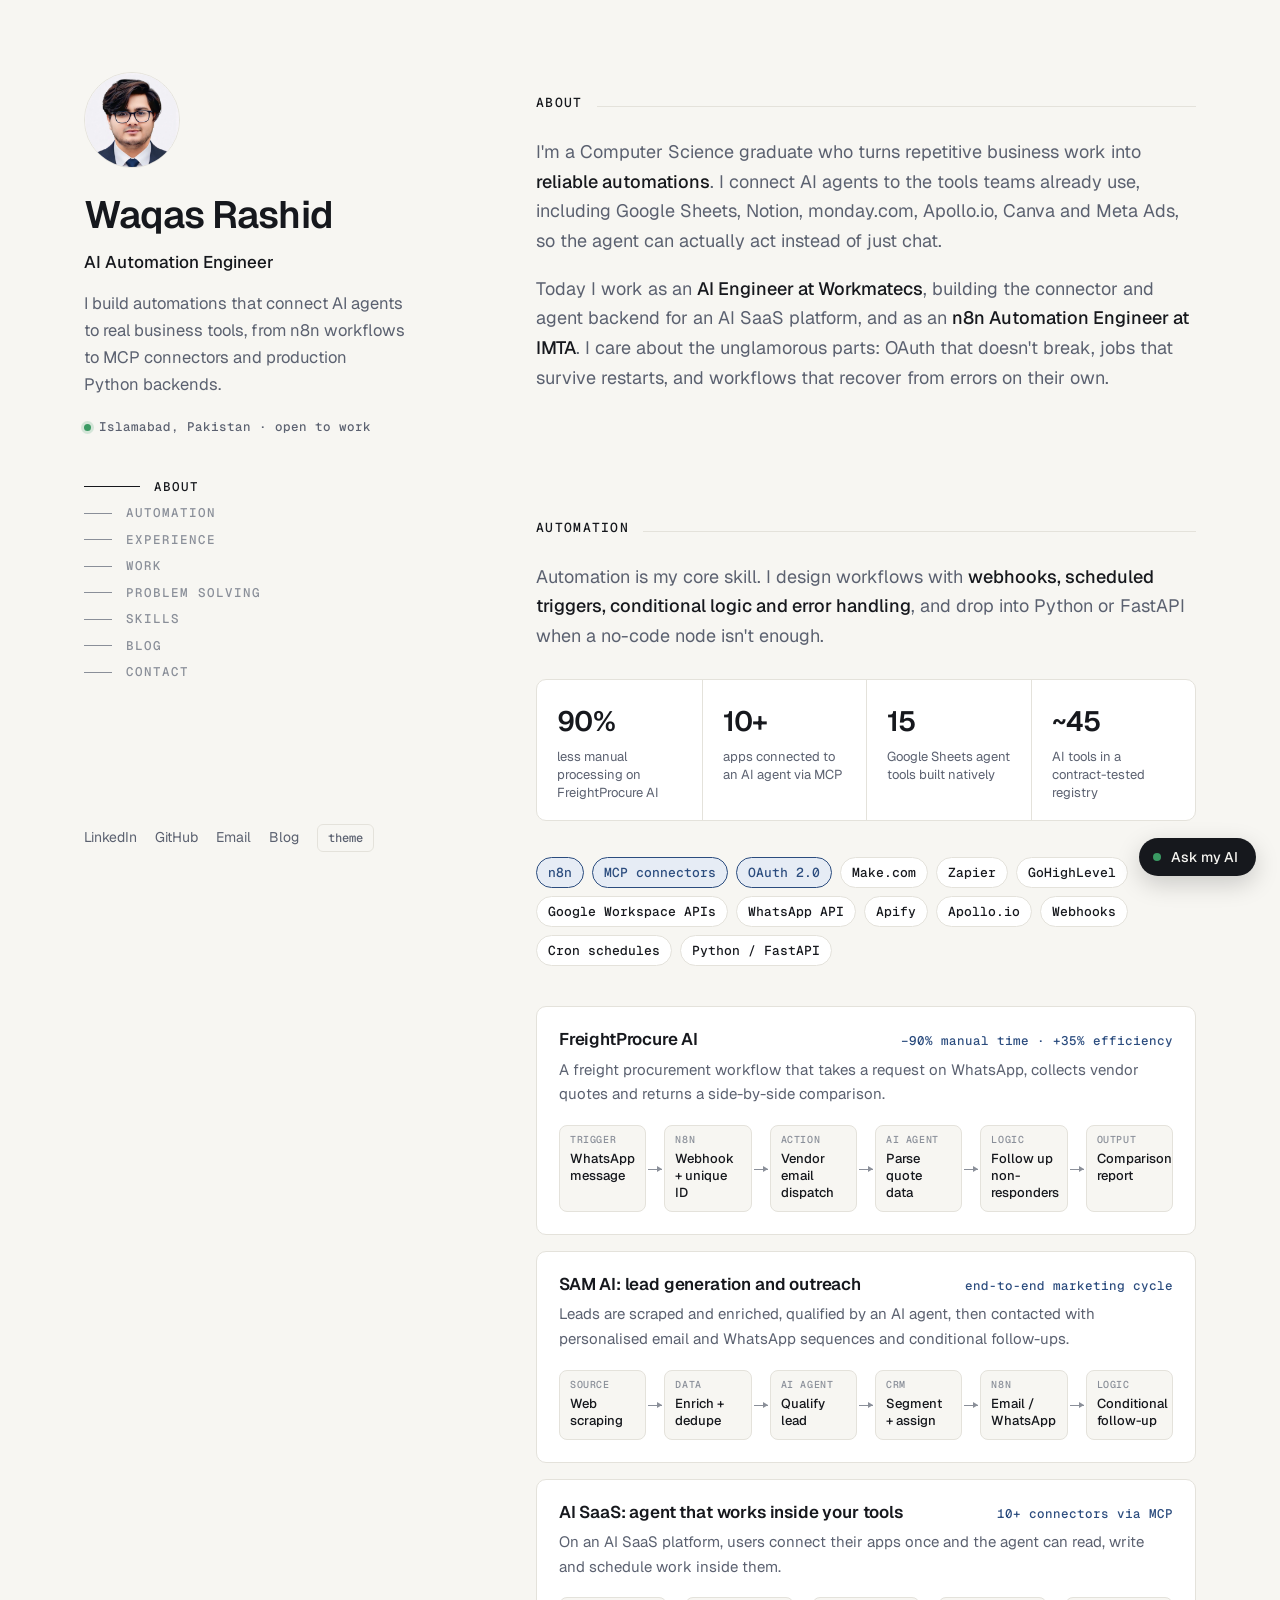
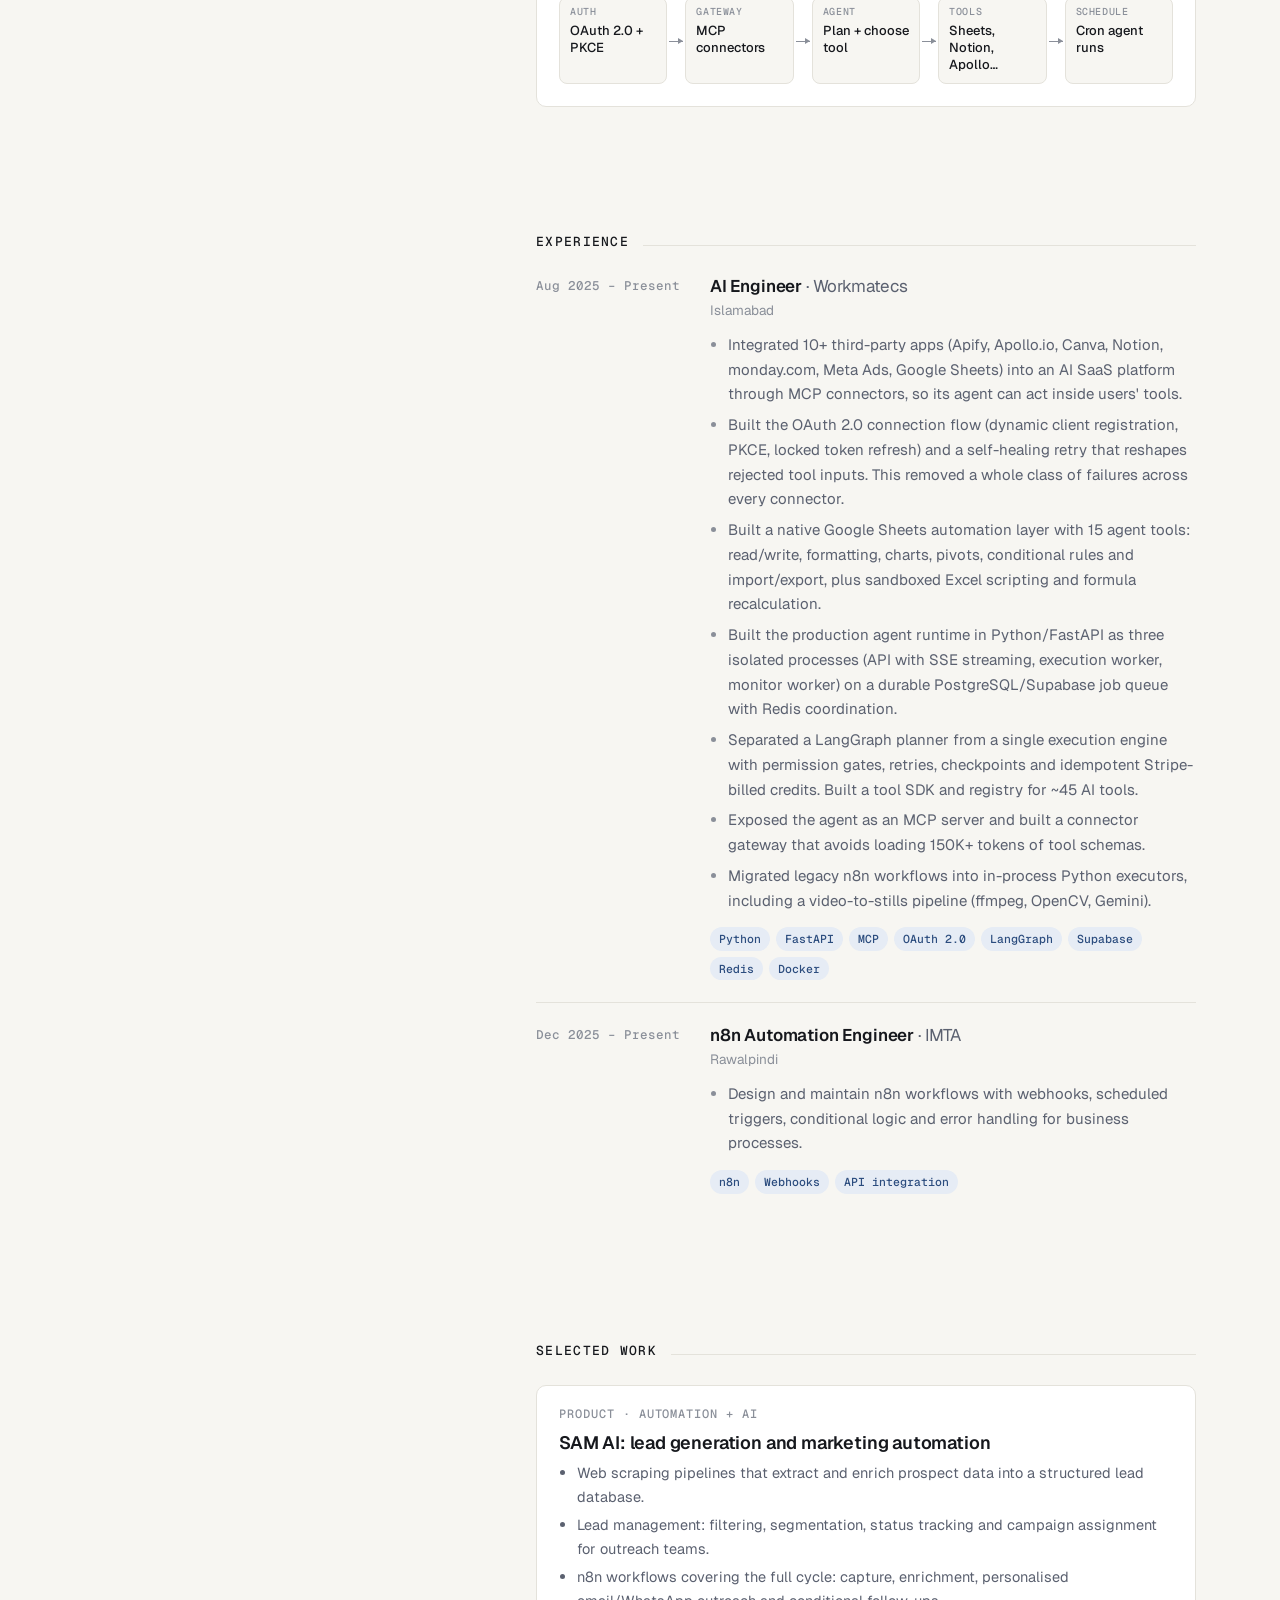
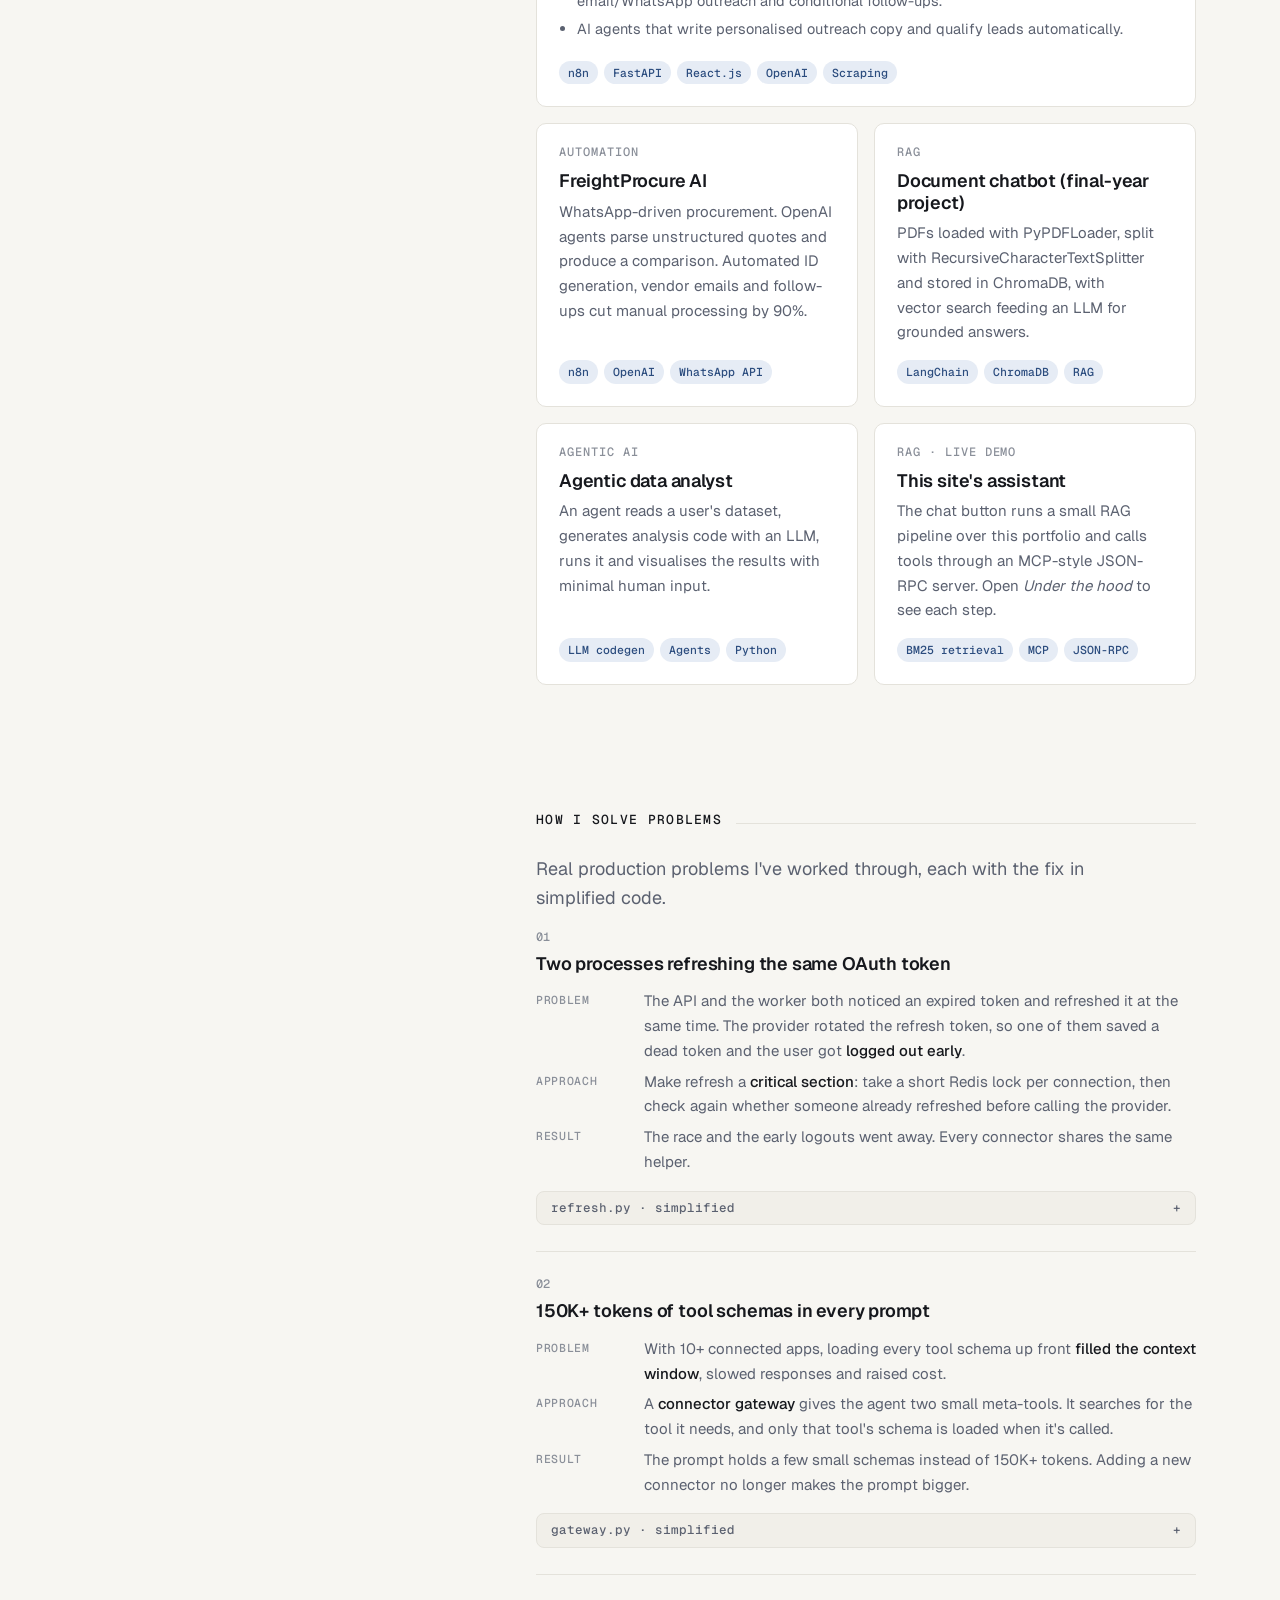
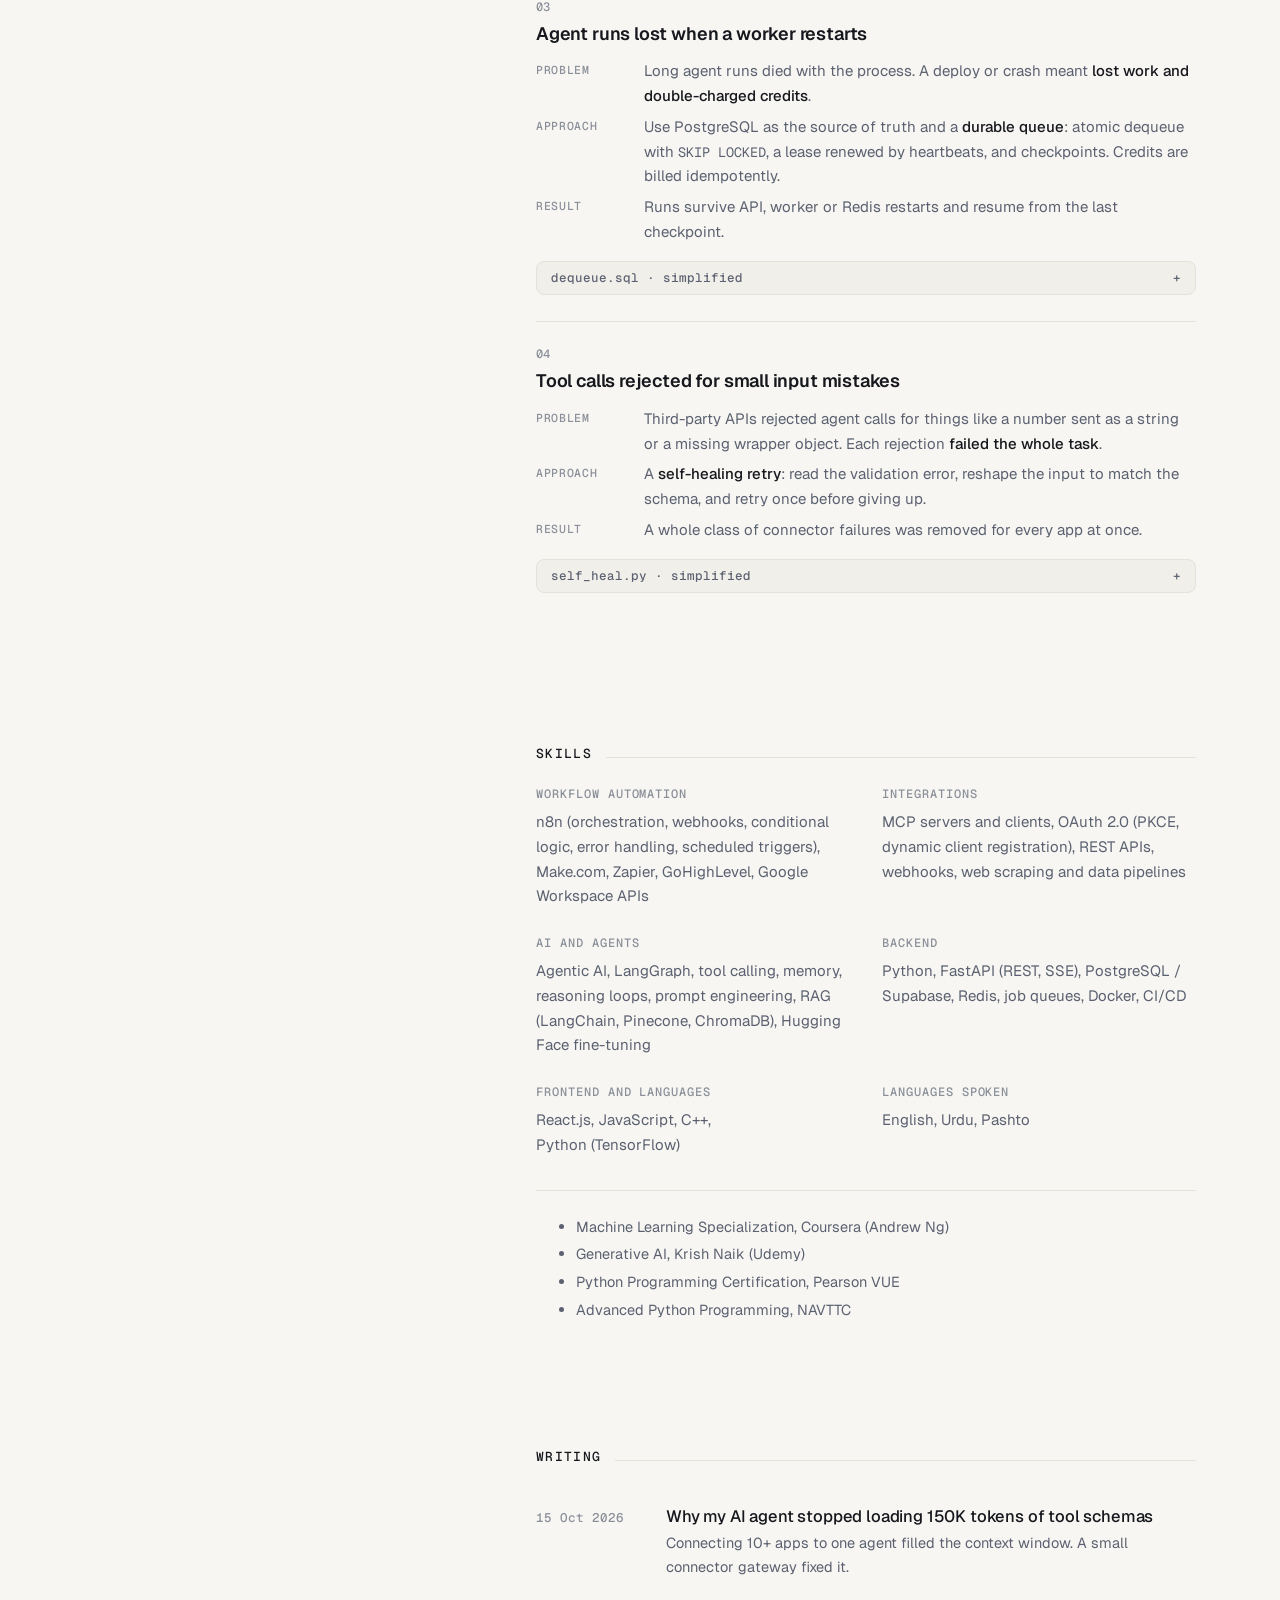
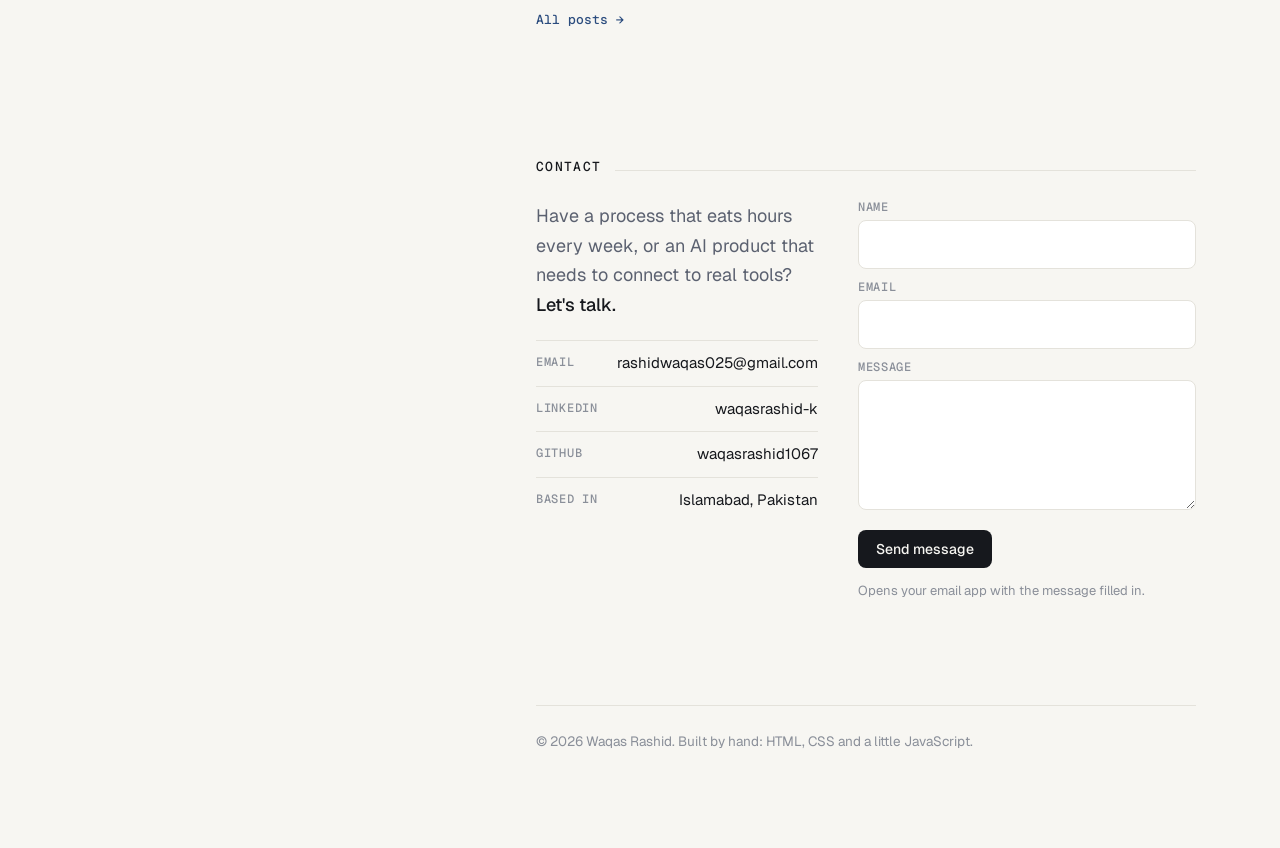
<file: index.html>
<!doctype html>
<html lang="en">
<head>
  <meta charset="utf-8">
  <meta name="viewport" content="width=device-width, initial-scale=1">
  <title>Waqas Rashid · AI Automation Engineer</title>
  <meta name="description" content="Waqas Rashid: AI Automation Engineer in Islamabad. n8n, MCP connectors, OAuth 2.0, Python/FastAPI and RAG for AI SaaS products.">
  <meta property="og:title" content="Waqas Rashid · AI Automation Engineer">
  <meta property="og:description" content="I build automations that connect AI agents to real business tools.">
  <meta property="og:image" content="assets/img/waqas.jpg">
  <link rel="icon" href="assets/img/waqas.jpg">
  <link rel="preconnect" href="https://fonts.googleapis.com">
  <link rel="preconnect" href="https://fonts.gstatic.com" crossorigin>
  <link href="https://fonts.googleapis.com/css2?family=Geist:wght@400;500;600&family=Geist+Mono:wght@400;500&display=swap" rel="stylesheet">
  <link rel="stylesheet" href="assets/css/style.css">
</head>
<body>
<div class="shell">

  <!-- ===== Sidebar ===== -->
  <header class="side">
    <img class="avatar" src="assets/img/waqas.jpg" alt="Portrait of Waqas Rashid" width="96" height="96">
    <h1>Waqas Rashid</h1>
    <p class="role">AI Automation Engineer</p>
    <p class="tagline">I build automations that connect AI agents to real business tools, from n8n workflows to MCP connectors and production Python backends.</p>
    <span class="status">Islamabad, Pakistan · open to work</span>

    <nav aria-label="Sections">
      <ul class="nav">
        <li><a href="#about">About</a></li>
        <li><a href="#automation">Automation</a></li>
        <li><a href="#experience">Experience</a></li>
        <li><a href="#work">Work</a></li>
        <li><a href="#problems">Problem solving</a></li>
        <li><a href="#skills">Skills</a></li>
        <li><a href="#blog">Blog</a></li>
        <li><a href="#contact">Contact</a></li>
      </ul>
    </nav>

    <div class="socials">
      <a href="https://www.linkedin.com/in/waqasrashid-k/" target="_blank" rel="noopener">LinkedIn</a>
      <a href="https://github.com/waqasrashid1067" target="_blank" rel="noopener">GitHub</a>
      <a href="mailto:rashidwaqas025@gmail.com">Email</a>
      <a href="blog.html">Blog</a>
      <button class="theme-btn" id="themeBtn" type="button" aria-label="Toggle colour theme">theme</button>
    </div>
  </header>

  <!-- ===== Content ===== -->
  <main class="main">

    <section id="about" class="reveal">
      <div class="sec-head"><h2>About</h2><span class="rule"></span></div>
      <p class="lede">I'm a Computer Science graduate who turns repetitive business work into <strong>reliable automations</strong>. I connect AI agents to the tools teams already use, including Google Sheets, Notion, monday.com, Apollo.io, Canva and Meta Ads, so the agent can actually act instead of just chat.</p>
      <p class="lede">Today I work as an <strong>AI Engineer at Workmatecs</strong>, building the connector and agent backend for an AI SaaS platform, and as an <strong>n8n Automation Engineer at IMTA</strong>. I care about the unglamorous parts: OAuth that doesn't break, jobs that survive restarts, and workflows that recover from errors on their own.</p>
    </section>

    <section id="automation" class="reveal">
      <div class="sec-head"><h2>Automation</h2><span class="rule"></span></div>
      <p class="lede">Automation is my core skill. I design workflows with <strong>webhooks, scheduled triggers, conditional logic and error handling</strong>, and drop into Python or FastAPI when a no-code node isn't enough.</p>

      <div class="stats">
        <div class="stat"><b>90%</b><span>less manual processing on FreightProcure AI</span></div>
        <div class="stat"><b>10+</b><span>apps connected to an AI agent via MCP</span></div>
        <div class="stat"><b>15</b><span>Google Sheets agent tools built natively</span></div>
        <div class="stat"><b>~45</b><span>AI tools in a contract-tested registry</span></div>
      </div>

      <ul class="tools" aria-label="Automation tools">
        <li class="key">n8n</li>
        <li class="key">MCP connectors</li>
        <li class="key">OAuth 2.0</li>
        <li>Make.com</li>
        <li>Zapier</li>
        <li>GoHighLevel</li>
        <li>Google Workspace APIs</li>
        <li>WhatsApp API</li>
        <li>Apify</li>
        <li>Apollo.io</li>
        <li>Webhooks</li>
        <li>Cron schedules</li>
        <li>Python / FastAPI</li>
      </ul>

      <div class="flow">
        <div class="flow-top"><h3>FreightProcure AI</h3><span class="result">−90% manual time · +35% efficiency</span></div>
        <p>A freight procurement workflow that takes a request on WhatsApp, collects vendor quotes and returns a side-by-side comparison.</p>
        <div class="pipeline" role="img" aria-label="WhatsApp input, n8n webhook, OpenAI agent parses quotes, vendor emails, follow-up trigger, comparison report">
          <div class="node"><small>Trigger</small><span>WhatsApp message</span></div><div class="edge"></div>
          <div class="node"><small>n8n</small><span>Webhook + unique ID</span></div><div class="edge"></div>
          <div class="node"><small>Action</small><span>Vendor email dispatch</span></div><div class="edge"></div>
          <div class="node"><small>AI agent</small><span>Parse quote data</span></div><div class="edge"></div>
          <div class="node"><small>Logic</small><span>Follow up non-responders</span></div><div class="edge"></div>
          <div class="node"><small>Output</small><span>Comparison report</span></div>
        </div>
      </div>

      <div class="flow">
        <div class="flow-top"><h3>SAM AI: lead generation and outreach</h3><span class="result">end-to-end marketing cycle</span></div>
        <p>Leads are scraped and enriched, qualified by an AI agent, then contacted with personalised email and WhatsApp sequences and conditional follow-ups.</p>
        <div class="pipeline" role="img" aria-label="Web scraping, enrichment, AI qualification, segmentation, personalised outreach, conditional follow-up">
          <div class="node"><small>Source</small><span>Web scraping</span></div><div class="edge"></div>
          <div class="node"><small>Data</small><span>Enrich + dedupe</span></div><div class="edge"></div>
          <div class="node"><small>AI agent</small><span>Qualify lead</span></div><div class="edge"></div>
          <div class="node"><small>CRM</small><span>Segment + assign</span></div><div class="edge"></div>
          <div class="node"><small>n8n</small><span>Email / WhatsApp</span></div><div class="edge"></div>
          <div class="node"><small>Logic</small><span>Conditional follow-up</span></div>
        </div>
      </div>

      <div class="flow">
        <div class="flow-top"><h3>AI SaaS: agent that works inside your tools</h3><span class="result">10+ connectors via MCP</span></div>
        <p>On an AI SaaS platform, users connect their apps once and the agent can read, write and schedule work inside them.</p>
        <div class="pipeline" role="img" aria-label="User connects app with OAuth, MCP connector gateway, agent plans, tools execute, scheduled cron runs">
          <div class="node"><small>Auth</small><span>OAuth 2.0 + PKCE</span></div><div class="edge"></div>
          <div class="node"><small>Gateway</small><span>MCP connectors</span></div><div class="edge"></div>
          <div class="node"><small>Agent</small><span>Plan + choose tool</span></div><div class="edge"></div>
          <div class="node"><small>Tools</small><span>Sheets, Notion, Apollo…</span></div><div class="edge"></div>
          <div class="node"><small>Schedule</small><span>Cron agent runs</span></div>
        </div>
      </div>
    </section>

    <section id="experience" class="reveal">
      <div class="sec-head"><h2>Experience</h2><span class="rule"></span></div>

      <article class="job">
        <div class="when">Aug 2025 – Present</div>
        <div>
          <h3>AI Engineer <span class="at">· Workmatecs</span></h3>
          <div class="where">Islamabad</div>
          <ul>
            <li>Integrated 10+ third-party apps (Apify, Apollo.io, Canva, Notion, monday.com, Meta Ads, Google Sheets) into an AI SaaS platform through MCP connectors, so its agent can act inside users' tools.</li>
            <li>Built the OAuth 2.0 connection flow (dynamic client registration, PKCE, locked token refresh) and a self-healing retry that reshapes rejected tool inputs. This removed a whole class of failures across every connector.</li>
            <li>Built a native Google Sheets automation layer with 15 agent tools: read/write, formatting, charts, pivots, conditional rules and import/export, plus sandboxed Excel scripting and formula recalculation.</li>
            <li>Built the production agent runtime in Python/FastAPI as three isolated processes (API with SSE streaming, execution worker, monitor worker) on a durable PostgreSQL/Supabase job queue with Redis coordination.</li>
            <li>Separated a LangGraph planner from a single execution engine with permission gates, retries, checkpoints and idempotent Stripe-billed credits. Built a tool SDK and registry for ~45 AI tools.</li>
            <li>Exposed the agent as an MCP server and built a connector gateway that avoids loading 150K+ tokens of tool schemas.</li>
            <li>Migrated legacy n8n workflows into in-process Python executors, including a video-to-stills pipeline (ffmpeg, OpenCV, Gemini).</li>
          </ul>
          <div class="tags"><span>Python</span><span>FastAPI</span><span>MCP</span><span>OAuth 2.0</span><span>LangGraph</span><span>Supabase</span><span>Redis</span><span>Docker</span></div>
        </div>
      </article>

      <article class="job">
        <div class="when">Dec 2025 – Present</div>
        <div>
          <h3>n8n Automation Engineer <span class="at">· IMTA</span></h3>
          <div class="where">Rawalpindi</div>
          <ul>
            <li>Design and maintain n8n workflows with webhooks, scheduled triggers, conditional logic and error handling for business processes.</li>
          </ul>
          <div class="tags"><span>n8n</span><span>Webhooks</span><span>API integration</span></div>
        </div>
      </article>
    </section>

    <section id="work" class="reveal">
      <div class="sec-head"><h2>Selected work</h2><span class="rule"></span></div>
      <div class="work-grid">

        <article class="card wide">
          <span class="label kind">Product · Automation + AI</span>
          <h3>SAM AI: lead generation and marketing automation</h3>
          <ul>
            <li>Web scraping pipelines that extract and enrich prospect data into a structured lead database.</li>
            <li>Lead management: filtering, segmentation, status tracking and campaign assignment for outreach teams.</li>
            <li>n8n workflows covering the full cycle: capture, enrichment, personalised email/WhatsApp outreach and conditional follow-ups.</li>
            <li>AI agents that write personalised outreach copy and qualify leads automatically.</li>
          </ul>
          <div class="tags"><span>n8n</span><span>FastAPI</span><span>React.js</span><span>OpenAI</span><span>Scraping</span></div>
        </article>

        <article class="card">
          <span class="label kind">Automation</span>
          <h3>FreightProcure AI</h3>
          <p>WhatsApp-driven procurement. OpenAI agents parse unstructured quotes and produce a comparison. Automated ID generation, vendor emails and follow-ups cut manual processing by 90%.</p>
          <div class="tags"><span>n8n</span><span>OpenAI</span><span>WhatsApp API</span></div>
        </article>

        <article class="card">
          <span class="label kind">RAG</span>
          <h3>Document chatbot (final-year project)</h3>
          <p>PDFs loaded with PyPDFLoader, split with RecursiveCharacterTextSplitter and stored in ChromaDB, with vector search feeding an LLM for grounded answers.</p>
          <div class="tags"><span>LangChain</span><span>ChromaDB</span><span>RAG</span></div>
        </article>

        <article class="card">
          <span class="label kind">Agentic AI</span>
          <h3>Agentic data analyst</h3>
          <p>An agent reads a user's dataset, generates analysis code with an LLM, runs it and visualises the results with minimal human input.</p>
          <div class="tags"><span>LLM codegen</span><span>Agents</span><span>Python</span></div>
        </article>

        <article class="card">
          <span class="label kind">RAG · Live demo</span>
          <h3>This site's assistant</h3>
          <p>The chat button runs a small RAG pipeline over this portfolio and calls tools through an MCP-style JSON-RPC server. Open <em>Under the hood</em> to see each step.</p>
          <div class="tags"><span>BM25 retrieval</span><span>MCP</span><span>JSON-RPC</span></div>
        </article>

      </div>
    </section>

    <section id="problems" class="reveal">
      <div class="sec-head"><h2>How I solve problems</h2><span class="rule"></span></div>
      <p class="lede">Real production problems I've worked through, each with the fix in simplified code.</p>

      <article class="case">
        <span class="num">01</span>
        <h3>Two processes refreshing the same OAuth token</h3>
        <dl class="psr">
          <dt>Problem</dt><dd>The API and the worker both noticed an expired token and refreshed it at the same time. The provider rotated the refresh token, so one of them saved a dead token and the user got <b>logged out early</b>.</dd>
          <dt>Approach</dt><dd>Make refresh a <b>critical section</b>: take a short Redis lock per connection, then check again whether someone already refreshed before calling the provider.</dd>
          <dt>Result</dt><dd>The race and the early logouts went away. Every connector shares the same helper.</dd>
        </dl>
        <details class="code"><summary>refresh.py · simplified</summary>
<pre><span class="k">async def</span> get_valid_token(conn_id: str) -> str:
    tok = <span class="k">await</span> store.load(conn_id)
    <span class="k">if not</span> tok.expires_soon():
        <span class="k">return</span> tok.access

    <span class="k">async with</span> redis.lock(<span class="s">f"oauth:refresh:{conn_id}"</span>, timeout=<span class="s">15</span>):
        tok = <span class="k">await</span> store.load(conn_id)      <span class="c"># re-read inside the lock</span>
        <span class="k">if not</span> tok.expires_soon():          <span class="c"># someone else already refreshed</span>
            <span class="k">return</span> tok.access
        new = <span class="k">await</span> provider.refresh(tok.refresh)
        <span class="k">await</span> store.save(conn_id, new)       <span class="c"># persist rotated refresh token</span>
        <span class="k">return</span> new.access</pre>
        </details>
      </article>

      <article class="case">
        <span class="num">02</span>
        <h3>150K+ tokens of tool schemas in every prompt</h3>
        <dl class="psr">
          <dt>Problem</dt><dd>With 10+ connected apps, loading every tool schema up front <b>filled the context window</b>, slowed responses and raised cost.</dd>
          <dt>Approach</dt><dd>A <b>connector gateway</b> gives the agent two small meta-tools. It searches for the tool it needs, and only that tool's schema is loaded when it's called.</dd>
          <dt>Result</dt><dd>The prompt holds a few small schemas instead of 150K+ tokens. Adding a new connector no longer makes the prompt bigger.</dd>
        </dl>
        <details class="code"><summary>gateway.py · simplified</summary>
<pre><span class="c"># Only these two schemas are sent to the model</span>
<span class="k">@tool</span>
<span class="k">def</span> search_tools(query: str, limit: int = <span class="s">5</span>) -> list[dict]:
    <span class="s">"""Find connector tools by intent. Returns name + one-line summary."""</span>
    <span class="k">return</span> registry.search(query, limit)

<span class="k">@tool</span>
<span class="k">async def</span> call_tool(name: str, args: dict) -> dict:
    <span class="s">"""Validate args against the tool's schema, then run it via MCP."""</span>
    spec = registry.get(name)                <span class="c"># schema loaded lazily</span>
    spec.validate(args)
    <span class="k">return await</span> mcp_client.call(spec.server, name, args)</pre>
        </details>
      </article>

      <article class="case">
        <span class="num">03</span>
        <h3>Agent runs lost when a worker restarts</h3>
        <dl class="psr">
          <dt>Problem</dt><dd>Long agent runs died with the process. A deploy or crash meant <b>lost work and double-charged credits</b>.</dd>
          <dt>Approach</dt><dd>Use PostgreSQL as the source of truth and a <b>durable queue</b>: atomic dequeue with <code>SKIP LOCKED</code>, a lease renewed by heartbeats, and checkpoints. Credits are billed idempotently.</dd>
          <dt>Result</dt><dd>Runs survive API, worker or Redis restarts and resume from the last checkpoint.</dd>
        </dl>
        <details class="code"><summary>dequeue.sql · simplified</summary>
<pre><span class="k">UPDATE</span> agent_runs
<span class="k">SET</span>    status = <span class="s">'running'</span>,
       worker_id = $1,
       lease_until = now() + interval <span class="s">'60 seconds'</span>
<span class="k">WHERE</span>  id = (
  <span class="k">SELECT</span> id <span class="k">FROM</span> agent_runs
  <span class="k">WHERE</span>  status = <span class="s">'queued'</span>
     <span class="k">OR</span> (status = <span class="s">'running'</span> <span class="k">AND</span> lease_until &lt; now())  <span class="c">-- reclaim dead worker</span>
  <span class="k">ORDER BY</span> created_at
  <span class="k">FOR UPDATE SKIP LOCKED</span>
  <span class="k">LIMIT</span> <span class="s">1</span>
)
<span class="k">RETURNING</span> id, last_checkpoint;</pre>
        </details>
      </article>

      <article class="case">
        <span class="num">04</span>
        <h3>Tool calls rejected for small input mistakes</h3>
        <dl class="psr">
          <dt>Problem</dt><dd>Third-party APIs rejected agent calls for things like a number sent as a string or a missing wrapper object. Each rejection <b>failed the whole task</b>.</dd>
          <dt>Approach</dt><dd>A <b>self-healing retry</b>: read the validation error, reshape the input to match the schema, and retry once before giving up.</dd>
          <dt>Result</dt><dd>A whole class of connector failures was removed for every app at once.</dd>
        </dl>
        <details class="code"><summary>self_heal.py · simplified</summary>
<pre><span class="k">async def</span> call_with_heal(tool, args: dict):
    <span class="k">try</span>:
        <span class="k">return await</span> tool.run(args)
    <span class="k">except</span> InputRejected <span class="k">as</span> err:
        fixed = reshape(args, tool.schema, err.details)   <span class="c"># coerce types, wrap/unwrap</span>
        <span class="k">if</span> fixed == args:
            <span class="k">raise</span>                                        <span class="c"># nothing to fix: surface it</span>
        log.info(<span class="s">"self-heal"</span>, tool=tool.name, diff=diff(args, fixed))
        <span class="k">return await</span> tool.run(fixed)</pre>
        </details>
      </article>
    </section>

    <section id="skills" class="reveal">
      <div class="sec-head"><h2>Skills</h2><span class="rule"></span></div>
      <div class="skills">
        <div><h4>Workflow automation</h4><p>n8n (orchestration, webhooks, conditional logic, error handling, scheduled triggers), Make.com, Zapier, GoHighLevel, Google Workspace APIs</p></div>
        <div><h4>Integrations</h4><p>MCP servers and clients, OAuth 2.0 (PKCE, dynamic client registration), REST APIs, webhooks, web scraping and data pipelines</p></div>
        <div><h4>AI and agents</h4><p>Agentic AI, LangGraph, tool calling, memory, reasoning loops, prompt engineering, RAG (LangChain, Pinecone, ChromaDB), Hugging Face fine-tuning</p></div>
        <div><h4>Backend</h4><p>Python, FastAPI (REST, SSE), PostgreSQL / Supabase, Redis, job queues, Docker, CI/CD</p></div>
        <div><h4>Frontend and languages</h4><p>React.js, JavaScript, C++, Python (TensorFlow)</p></div>
        <div><h4>Languages spoken</h4><p>English, Urdu, Pashto</p></div>
      </div>
      <ul class="certs">
        <li>Machine Learning Specialization, Coursera (Andrew Ng)</li>
        <li>Generative AI, Krish Naik (Udemy)</li>
        <li>Python Programming Certification, Pearson VUE</li>
        <li>Advanced Python Programming, NAVTTC</li>
      </ul>
    </section>

    <section id="blog" class="reveal">
      <div class="sec-head"><h2>Writing</h2><span class="rule"></span></div>
      <ul class="post-list" id="latestPosts"><li class="muted">Loading posts…</li></ul>
      <a class="more" href="blog.html">All posts →</a>
    </section>

    <section id="contact" class="reveal">
      <div class="sec-head"><h2>Contact</h2><span class="rule"></span></div>
      <div class="contact-grid">
        <div>
          <p class="lede">Have a process that eats hours every week, or an AI product that needs to connect to real tools? <strong>Let's talk.</strong></p>
          <ul class="contact-links">
            <li><span>Email</span><a href="mailto:rashidwaqas025@gmail.com">rashidwaqas025@gmail.com</a></li>
            <li><span>LinkedIn</span><a href="https://www.linkedin.com/in/waqasrashid-k/" target="_blank" rel="noopener">waqasrashid-k</a></li>
            <li><span>GitHub</span><a href="https://github.com/waqasrashid1067" target="_blank" rel="noopener">waqasrashid1067</a></li>
            <li><span>Based in</span><span>Islamabad, Pakistan</span></li>
          </ul>
        </div>
        <form class="contact" id="contactForm">
          <div class="field"><label for="cName">Name</label><input id="cName" name="name" required autocomplete="name"></div>
          <div class="field"><label for="cEmail">Email</label><input id="cEmail" name="email" type="email" required autocomplete="email"></div>
          <div class="field"><label for="cMsg">Message</label><textarea id="cMsg" name="message" required></textarea></div>
          <button class="btn" type="submit">Send message</button>
          <p class="form-note" id="formNote">Opens your email app with the message filled in.</p>
        </form>
      </div>
    </section>

    <footer class="foot">© <span id="year"></span> Waqas Rashid. Built by hand: HTML, CSS and a little JavaScript.</footer>
  </main>
</div>

<!-- ===== Chat ===== -->
<button class="chat-fab" id="chatFab" type="button"><span class="dot"></span>Ask my AI</button>
<div class="chat" id="chat" role="dialog" aria-label="Portfolio assistant">
  <div class="chat-head">
    <img src="assets/img/waqas.jpg" alt="">
    <div><b>Waqas's assistant</b><small>RAG + MCP · runs in your browser</small></div>
    <button class="chat-close" id="chatClose" type="button" aria-label="Close chat">×</button>
  </div>
  <div class="chat-tabs">
    <button type="button" class="on" data-tab="chat">Chat</button>
    <button type="button" data-tab="trace">Under the hood</button>
  </div>
  <div class="chat-body" id="chatBody"></div>
  <div class="trace-body" id="traceBody">
    <p class="trace-intro">Each question runs: <b>MCP tools/list</b> → <b>retrieve</b> (BM25 over portfolio chunks) → <b>MCP tools/call</b> → grounded answer with sources.</p>
    <p class="trace-empty">Ask something to see the trace.</p>
  </div>
  <form class="chat-input" id="chatForm">
    <input id="chatInput" placeholder="Ask about my automation work…" autocomplete="off" aria-label="Your question">
    <button class="btn" type="submit">Ask</button>
  </form>
</div>

<script src="assets/js/knowledge.js"></script>
<script src="assets/js/chat.js"></script>
<script src="assets/js/main.js"></script>
</body>
</html>
</file>
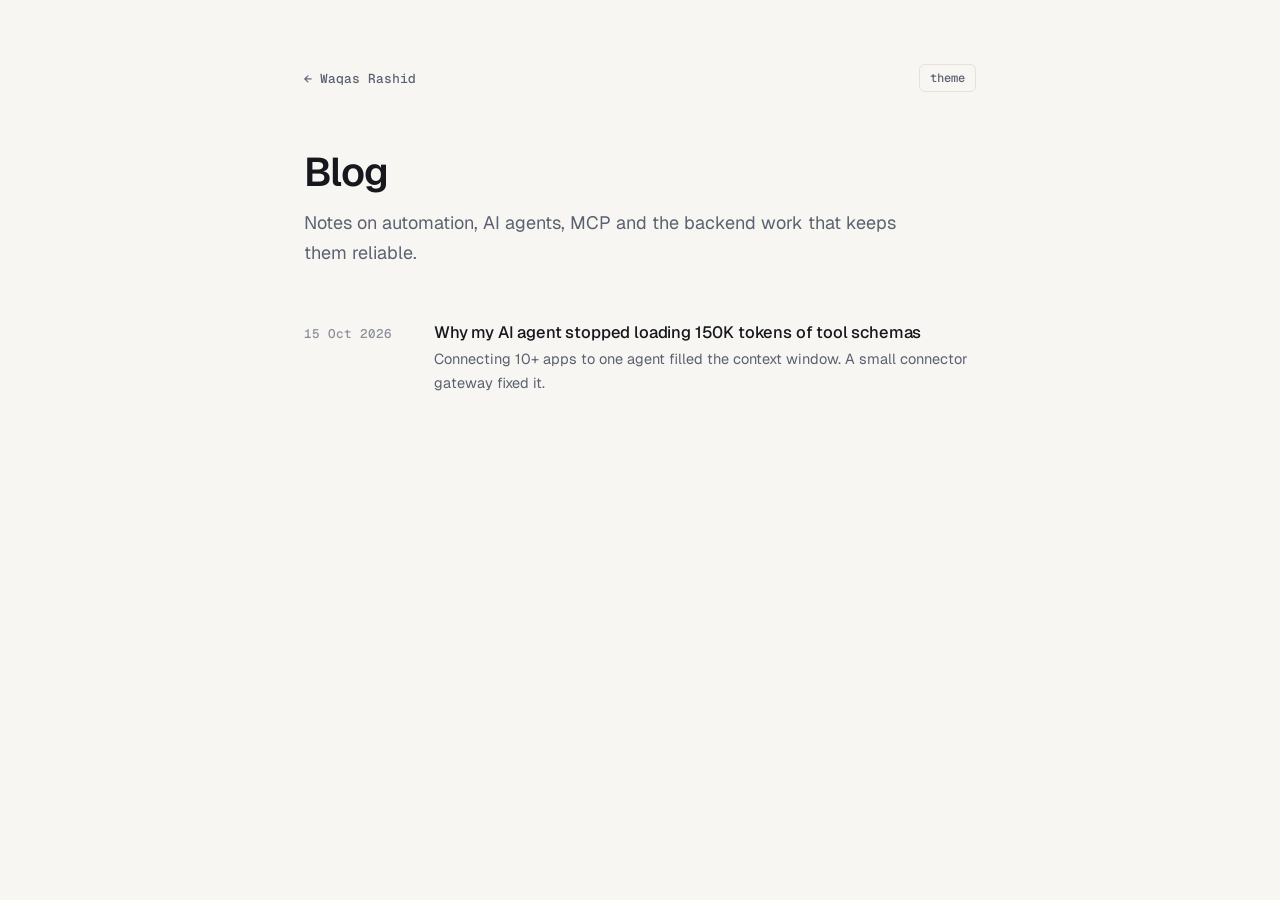
<file: blog.html>
<!doctype html>
<html lang="en">
<head>
  <meta charset="utf-8">
  <meta name="viewport" content="width=device-width, initial-scale=1">
  <title>Blog · Waqas Rashid</title>
  <meta name="description" content="Notes on automation, AI agents, MCP and backend engineering by Waqas Rashid.">
  <link rel="icon" href="assets/img/waqas.jpg">
  <link rel="preconnect" href="https://fonts.googleapis.com">
  <link rel="preconnect" href="https://fonts.gstatic.com" crossorigin>
  <link href="https://fonts.googleapis.com/css2?family=Geist:wght@400;500;600&family=Geist+Mono:wght@400;500&display=swap" rel="stylesheet">
  <link rel="stylesheet" href="assets/css/style.css">
</head>
<body>
  <div class="page">
    <div class="page-top">
      <a class="back" href="index.html">← Waqas Rashid</a>
      <button class="theme-btn" id="themeBtn" type="button" aria-label="Toggle colour theme">theme</button>
    </div>
    <h1>Blog</h1>
    <p class="lede" style="margin-bottom:40px">Notes on automation, AI agents, MCP and the backend work that keeps them reliable.</p>
    <ul class="post-list" id="allPosts"><li class="muted">Loading posts…</li></ul>
  </div>

  <script src="assets/js/main.js"></script>
  <script>
    (function () {
      const list = document.getElementById("allPosts");
      const { formatDate, escapeHtml } = window.SiteUtil;
      fetch("blog/posts.json")
        .then(r => r.json())
        .then(posts => {
          posts.sort((a, b) => b.date.localeCompare(a.date));
          list.innerHTML = posts.map(p => `
            <li><a href="post.html?slug=${encodeURIComponent(p.slug)}">
              <time datetime="${p.date}">${formatDate(p.date)}</time>
              <div><h3>${escapeHtml(p.title)}</h3><p>${escapeHtml(p.summary)}</p></div>
            </a></li>`).join("") || '<li class="muted">No posts yet.</li>';
        })
        .catch(() => { list.innerHTML = '<li class="muted">Couldn\'t load posts.</li>'; });
    })();
  </script>
</body>
</html>
</file>
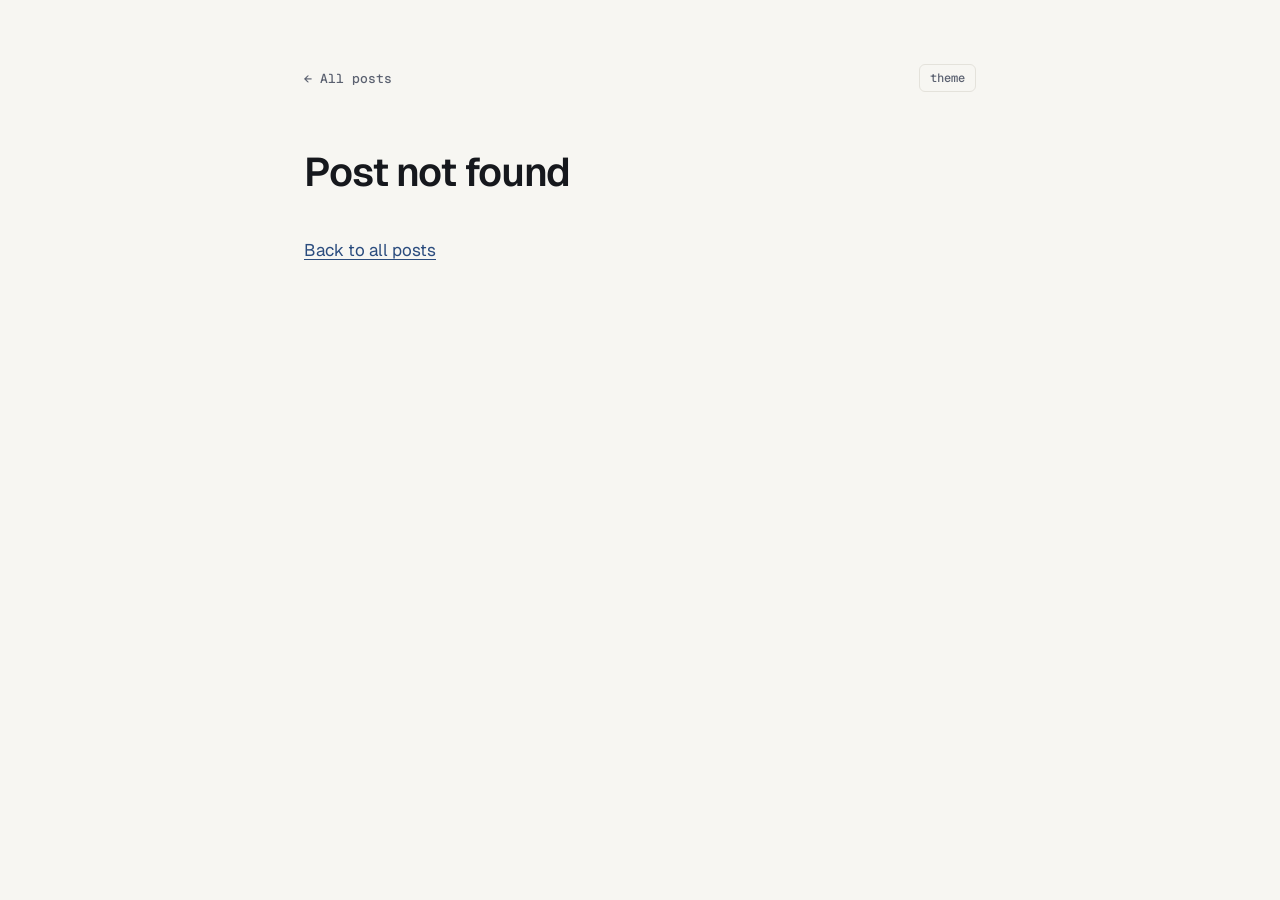
<file: post.html>
<!doctype html>
<html lang="en">
<head>
  <meta charset="utf-8">
  <meta name="viewport" content="width=device-width, initial-scale=1">
  <title>Post · Waqas Rashid</title>
  <link rel="icon" href="assets/img/waqas.jpg">
  <link rel="preconnect" href="https://fonts.googleapis.com">
  <link rel="preconnect" href="https://fonts.gstatic.com" crossorigin>
  <link href="https://fonts.googleapis.com/css2?family=Geist:wght@400;500;600&family=Geist+Mono:wght@400;500&display=swap" rel="stylesheet">
  <link rel="stylesheet" href="assets/css/style.css">
</head>
<body>
  <article class="page">
    <div class="page-top">
      <a class="back" href="blog.html">← All posts</a>
      <button class="theme-btn" id="themeBtn" type="button" aria-label="Toggle colour theme">theme</button>
    </div>
    <h1 id="postTitle">Loading…</h1>
    <p class="article-meta" id="postMeta"></p>
    <div class="prose" id="postBody"></div>
  </article>

  <script src="assets/js/markdown.js"></script>
  <script src="assets/js/main.js"></script>
  <script>
    (function () {
      const slug = new URLSearchParams(location.search).get("slug") || "";
      const { formatDate, escapeHtml } = window.SiteUtil;
      const title = document.getElementById("postTitle");
      const meta = document.getElementById("postMeta");
      const body = document.getElementById("postBody");
      const fail = () => { title.textContent = "Post not found"; body.innerHTML = '<p><a href="blog.html">Back to all posts</a></p>'; };

      fetch("blog/posts.json")
        .then(r => r.json())
        .then(posts => {
          const post = posts.find(p => p.slug === slug);
          if (!post) return fail();
          document.title = post.title + " · Waqas Rashid";
          title.textContent = post.title;
          meta.textContent = formatDate(post.date) + (post.tags && post.tags.length ? " · " + post.tags.join(", ") : "");
          return fetch("blog/posts/" + encodeURIComponent(post.slug) + ".md")
            .then(r => { if (!r.ok) throw new Error(); return r.text(); })
            .then(md => { body.innerHTML = window.renderMarkdown(md); });
        })
        .catch(fail);
    })();
  </script>
</body>
</html>
</file>
<file: assets/css/style.css>
/* ===== Tokens ===== */
:root {
  --bg: #f7f6f2;
  --surface: #ffffff;
  --ink: #16181d;
  --muted: #5b6170;
  --faint: #8a8f99;
  --line: #e4e2db;
  --accent: #2b4c7e;
  --accent-soft: #e6ecf5;
  --code-bg: #f1efe9;
  --radius: 10px;
  --font: "Geist", ui-sans-serif, -apple-system, "Segoe UI", sans-serif;
  --mono: "Geist Mono", ui-monospace, SFMono-Regular, Menlo, monospace;
  --ease: cubic-bezier(.2, .7, .2, 1);
}
@media (prefers-color-scheme: dark) {
  :root:not([data-theme="light"]) {
    --bg: #0f1115;
    --surface: #15181e;
    --ink: #e8e6e1;
    --muted: #a0a5af;
    --faint: #6f7480;
    --line: #252931;
    --accent: #93b2e6;
    --accent-soft: #1b2433;
    --code-bg: #171a20;
  }
}
:root[data-theme="dark"] {
  --bg: #0f1115;
  --surface: #15181e;
  --ink: #e8e6e1;
  --muted: #a0a5af;
  --faint: #6f7480;
  --line: #252931;
  --accent: #93b2e6;
  --accent-soft: #1b2433;
  --code-bg: #171a20;
}

/* ===== Base ===== */
*, *::before, *::after { box-sizing: border-box; }
html { scroll-behavior: smooth; -webkit-text-size-adjust: 100%; }
body {
  margin: 0;
  background: var(--bg);
  color: var(--ink);
  font: 400 16.5px/1.65 var(--font);
  -webkit-font-smoothing: antialiased;
}
h1, h2, h3, h4 { line-height: 1.2; margin: 0; font-weight: 600; letter-spacing: -0.01em; }
p { margin: 0 0 1em; text-wrap: pretty; }
a { color: inherit; text-decoration: none; }
a:hover { color: var(--accent); }
img { max-width: 100%; display: block; }
code, pre { font-family: var(--mono); font-size: 13.5px; }
::selection { background: var(--accent-soft); }
:focus-visible { outline: 2px solid var(--accent); outline-offset: 3px; border-radius: 4px; }

.mono { font-family: var(--mono); }
.muted { color: var(--muted); }
.label {
  font: 500 12px/1 var(--mono);
  letter-spacing: .08em;
  text-transform: uppercase;
  color: var(--faint);
}

/* ===== Layout ===== */
.shell {
  max-width: 1160px;
  margin: 0 auto;
  padding: 0 24px;
  display: grid;
  grid-template-columns: 380px 1fr;
  gap: 72px;
}
.side {
  position: sticky;
  top: 0;
  height: 100vh;
  padding: 72px 0 48px;
  display: flex;
  flex-direction: column;
}
.main { padding: 72px 0 96px; min-width: 0; }

/* ===== Sidebar ===== */
.avatar {
  width: 96px; height: 96px;
  border-radius: 50%;
  object-fit: cover;
  border: 1px solid var(--line);
  margin-bottom: 24px;
}
.side h1 { font-size: 38px; letter-spacing: -0.025em; }
.side .role { margin: 10px 0 14px; font-size: 17px; font-weight: 500; }
.side .tagline { color: var(--muted); max-width: 32ch; }
.status {
  display: inline-flex; align-items: center; gap: 8px;
  font: 500 12.5px/1 var(--mono);
  color: var(--muted);
  margin-top: 6px;
}
.status::before {
  content: ""; width: 7px; height: 7px; border-radius: 50%;
  background: #3a9a63; box-shadow: 0 0 0 3px rgba(58, 154, 99, .18);
}

.nav { margin: 40px 0 0; padding: 0; list-style: none; }
.nav a {
  display: flex; align-items: center; gap: 14px;
  padding: 7px 0;
  font: 500 12.5px/1 var(--mono);
  letter-spacing: .08em; text-transform: uppercase;
  color: var(--faint);
}
.nav a::before {
  content: ""; height: 1px; width: 28px; background: currentColor;
  transition: width .25s var(--ease);
}
.nav a:hover, .nav a.active { color: var(--ink); }
.nav a:hover::before, .nav a.active::before { width: 56px; }

.socials { margin-top: auto; display: flex; gap: 18px; align-items: center; flex-wrap: wrap; }
.socials a { font-size: 14px; color: var(--muted); }
.socials a:hover { color: var(--accent); }
.theme-btn {
  background: none; border: 1px solid var(--line); color: var(--muted);
  font: 500 12px/1 var(--mono); padding: 7px 10px; border-radius: 6px; cursor: pointer;
}
.theme-btn:hover { color: var(--ink); border-color: var(--faint); }

/* ===== Sections ===== */
section { padding-top: 24px; margin-bottom: 104px; scroll-margin-top: 48px; }
.sec-head { display: flex; align-items: baseline; gap: 14px; margin-bottom: 28px; }
.sec-head h2 { font-size: 15px; font: 500 13px/1 var(--mono); letter-spacing: .1em; text-transform: uppercase; color: var(--ink); }
.sec-head .rule { flex: 1; height: 1px; background: var(--line); }
.lede { font-size: 18px; color: var(--muted); max-width: 62ch; }
.lede strong { color: var(--ink); font-weight: 500; }

/* ===== Automation ===== */
.stats {
  display: grid; grid-template-columns: repeat(4, 1fr);
  border: 1px solid var(--line); border-radius: var(--radius);
  background: var(--surface);
  margin: 28px 0 36px;
}
.stat { padding: 18px 20px; border-left: 1px solid var(--line); }
.stat:first-child { border-left: 0; }
.stat b { display: block; font-size: 28px; font-weight: 600; letter-spacing: -0.02em; }
.stat span { font-size: 13px; color: var(--muted); line-height: 1.4; display: block; margin-top: 4px; }

.tools { display: flex; flex-wrap: wrap; gap: 8px; margin: 0 0 40px; padding: 0; list-style: none; }
.tools li {
  font: 500 13px/1 var(--mono);
  padding: 8px 11px;
  border: 1px solid var(--line);
  border-radius: 999px;
  background: var(--surface);
}
.tools li.key { border-color: var(--accent); color: var(--accent); background: var(--accent-soft); }

.flow { border: 1px solid var(--line); border-radius: var(--radius); background: var(--surface); padding: 22px; margin-bottom: 16px; }
.flow-top { display: flex; justify-content: space-between; gap: 12px; align-items: baseline; flex-wrap: wrap; }
.flow h3 { font-size: 17px; }
.flow .result { font: 500 12.5px/1.3 var(--mono); color: var(--accent); }
.flow p { color: var(--muted); font-size: 15px; margin: 8px 0 18px; }
.pipeline { display: flex; align-items: stretch; }
.node {
  flex: 1 1 0;
  min-width: 0;
  padding: 9px 10px;
  border: 1px solid var(--line);
  border-radius: 8px;
  background: var(--bg);
}
.node small { display: block; font: 500 10px/1 var(--mono); color: var(--faint); letter-spacing: .06em; text-transform: uppercase; margin-bottom: 6px; }
.node span { font-size: 13px; font-weight: 500; line-height: 1.3; display: block; }
.edge { flex: 0 0 18px; position: relative; }
.edge::before { content: ""; position: absolute; top: 50%; left: 2px; right: 2px; height: 1px; background: var(--faint); }
.edge::after {
  content: ""; position: absolute; top: calc(50% - 3px); right: 2px;
  border: 3px solid transparent; border-left: 5px solid var(--faint); border-right: 0;
}

/* ===== Experience ===== */
.job { display: grid; grid-template-columns: 150px 1fr; gap: 24px; padding: 22px 0; border-top: 1px solid var(--line); }
.job:first-of-type { border-top: 0; padding-top: 0; }
.job .when { font: 500 12.5px/1.6 var(--mono); color: var(--faint); }
.job h3 { font-size: 17px; }
.job h3 .at { color: var(--muted); font-weight: 400; }
.job .where { font-size: 13.5px; color: var(--faint); margin: 2px 0 12px; }
.job ul { margin: 0 0 14px; padding-left: 18px; color: var(--muted); font-size: 15px; }
.job li { margin-bottom: 6px; }
.job li::marker { color: var(--faint); }
.tags { display: flex; flex-wrap: wrap; gap: 6px; }
.tags span {
  font: 500 11.5px/1 var(--mono);
  padding: 6px 9px; border-radius: 999px;
  background: var(--accent-soft); color: var(--accent);
}

/* ===== Work ===== */
.work-grid { display: grid; grid-template-columns: 1fr 1fr; gap: 16px; }
.card {
  border: 1px solid var(--line); border-radius: var(--radius);
  background: var(--surface); padding: 22px;
  display: flex; flex-direction: column;
  transition: border-color .2s var(--ease), transform .2s var(--ease);
}
.card:hover { border-color: var(--faint); transform: translateY(-2px); }
.card .kind { margin-bottom: 12px; }
.card h3 { font-size: 18px; margin-bottom: 8px; }
.card p { font-size: 15px; color: var(--muted); }
.card ul { margin: 0 0 16px; padding-left: 18px; color: var(--muted); font-size: 14.5px; }
.card li { margin-bottom: 4px; }
.card .tags { margin-top: auto; }
.card.wide { grid-column: 1 / -1; }

/* ===== Problem solving ===== */
.case { border-top: 1px solid var(--line); padding: 26px 0; }
.case:first-of-type { border-top: 0; padding-top: 0; }
.case h3 { font-size: 18px; margin-bottom: 14px; }
.case .num { font: 500 12px/1 var(--mono); color: var(--faint); margin-bottom: 10px; display: block; }
.psr { display: grid; grid-template-columns: 92px 1fr; gap: 6px 16px; font-size: 15px; margin-bottom: 16px; }
.psr dt { font: 500 11.5px/1.9 var(--mono); text-transform: uppercase; letter-spacing: .06em; color: var(--faint); }
.psr dd { margin: 0; color: var(--muted); }
.psr dd b { color: var(--ink); font-weight: 500; }
details.code { border: 1px solid var(--line); border-radius: 8px; background: var(--code-bg); }
details.code summary {
  cursor: pointer; padding: 10px 14px;
  font: 500 12.5px/1 var(--mono); color: var(--muted);
  list-style: none; display: flex; justify-content: space-between;
}
details.code summary::-webkit-details-marker { display: none; }
details.code summary::after { content: "+"; }
details.code[open] summary::after { content: "−"; }
details.code pre { margin: 0; padding: 4px 16px 16px; overflow-x: auto; line-height: 1.6; }
.k { color: var(--accent); }
.c { color: var(--faint); font-style: italic; }
.s { color: #3a8a5c; }
@media (prefers-color-scheme: dark) { :root:not([data-theme="light"]) .s { color: #7cc79a; } }
:root[data-theme="dark"] .s { color: #7cc79a; }

/* ===== Skills ===== */
.skills { display: grid; grid-template-columns: repeat(2, 1fr); gap: 28px 32px; }
.skills h4 { font: 500 12px/1 var(--mono); letter-spacing: .08em; text-transform: uppercase; color: var(--faint); margin-bottom: 10px; }
.skills p { font-size: 15px; color: var(--muted); margin: 0; }
.certs { margin-top: 32px; padding-top: 24px; border-top: 1px solid var(--line); font-size: 14.5px; color: var(--muted); }
.certs li { margin-bottom: 4px; }

/* ===== Blog preview ===== */
.post-list { list-style: none; margin: 0; padding: 0; }
.post-list li { border-top: 1px solid var(--line); }
.post-list li:first-child { border-top: 0; }
.post-list a { display: grid; grid-template-columns: 110px 1fr; gap: 20px; padding: 16px 0; }
.post-list time { font: 500 12.5px/1.8 var(--mono); color: var(--faint); }
.post-list h3 { font-size: 16.5px; font-weight: 500; }
.post-list p { font-size: 14.5px; color: var(--muted); margin: 4px 0 0; }
.more { display: inline-block; margin-top: 18px; font: 500 13px/1 var(--mono); color: var(--accent); }
.more:hover { text-decoration: underline; text-underline-offset: 4px; }

/* ===== Contact ===== */
.contact-grid { display: grid; grid-template-columns: 1fr 1.2fr; gap: 40px; }
.contact-links { list-style: none; padding: 0; margin: 20px 0 0; }
.contact-links li { padding: 10px 0; border-top: 1px solid var(--line); display: flex; justify-content: space-between; gap: 12px; font-size: 15px; }
.contact-links li span:first-child { font: 500 12px/1.9 var(--mono); color: var(--faint); text-transform: uppercase; letter-spacing: .06em; }
form.contact { display: grid; gap: 12px; }
.field label { display: block; font: 500 12px/1 var(--mono); color: var(--faint); margin-bottom: 7px; text-transform: uppercase; letter-spacing: .06em; }
.field input, .field textarea {
  width: 100%;
  font: inherit; font-size: 15px; color: var(--ink);
  background: var(--surface);
  border: 1px solid var(--line); border-radius: 8px;
  padding: 11px 13px;
  transition: border-color .2s;
}
.field textarea { min-height: 130px; resize: vertical; }
.field input:focus, .field textarea:focus { outline: none; border-color: var(--accent); }
.btn {
  justify-self: start;
  font: 500 14px/1 var(--font);
  background: var(--ink); color: var(--bg);
  border: 0; border-radius: 8px;
  padding: 12px 18px; cursor: pointer;
  transition: opacity .2s, transform .1s;
}
.btn:hover { opacity: .88; color: var(--bg); }
.btn:active { transform: translateY(1px); }
.form-note { font-size: 13px; color: var(--faint); margin: 0; }

footer.foot { font-size: 13.5px; color: var(--faint); border-top: 1px solid var(--line); padding-top: 24px; }

/* ===== Blog pages ===== */
.page { max-width: 720px; margin: 0 auto; padding: 64px 24px 96px; }
.page-top { display: flex; justify-content: space-between; align-items: center; margin-bottom: 56px; gap: 16px; }
.back { font: 500 13px/1 var(--mono); color: var(--muted); }
.page h1 { font-size: 40px; letter-spacing: -0.025em; margin-bottom: 12px; }
.article-meta { font: 500 13px/1 var(--mono); color: var(--faint); margin-bottom: 40px; }
.prose { font-size: 17px; }
.prose h2 { font-size: 24px; margin: 2em 0 .6em; }
.prose h3 { font-size: 19px; margin: 1.6em 0 .5em; }
.prose a { color: var(--accent); text-decoration: underline; text-underline-offset: 3px; }
.prose ul, .prose ol { padding-left: 22px; }
.prose li { margin-bottom: 6px; }
.prose pre { background: var(--code-bg); border: 1px solid var(--line); border-radius: 8px; padding: 16px; overflow-x: auto; }
.prose :not(pre) > code { background: var(--code-bg); padding: 2px 6px; border-radius: 4px; font-size: .88em; }
.prose blockquote { margin: 1.4em 0; padding-left: 18px; border-left: 2px solid var(--line); color: var(--muted); }
.prose img { border-radius: 8px; margin: 1.4em 0; }

/* ===== Chat widget ===== */
.chat-fab {
  position: fixed; right: 24px; bottom: 24px; z-index: 50;
  display: flex; align-items: center; gap: 10px;
  background: var(--ink); color: var(--bg);
  border: 0; border-radius: 999px;
  padding: 12px 18px 12px 14px;
  font: 500 14px/1 var(--font);
  cursor: pointer;
  box-shadow: 0 8px 24px rgba(0, 0, 0, .18);
  transition: transform .2s var(--ease);
}
.chat-fab:hover { transform: translateY(-2px); }
.chat-fab .dot { width: 8px; height: 8px; border-radius: 50%; background: #3a9a63; }

.chat {
  position: fixed; right: 24px; bottom: 24px; z-index: 60;
  width: min(440px, calc(100vw - 32px));
  height: min(640px, calc(100vh - 48px));
  background: var(--surface);
  border: 1px solid var(--line);
  border-radius: 14px;
  box-shadow: 0 24px 64px rgba(0, 0, 0, .22);
  display: none; flex-direction: column;
  overflow: hidden;
}
.chat.open { display: flex; animation: pop .25s var(--ease); }
@keyframes pop { from { opacity: 0; transform: translateY(10px) scale(.98); } }
.chat-head { padding: 14px 16px; border-bottom: 1px solid var(--line); display: flex; align-items: center; gap: 12px; }
.chat-head img { width: 34px; height: 34px; border-radius: 50%; object-fit: cover; }
.chat-head b { font-size: 14.5px; display: block; }
.chat-head small { font: 500 11px/1 var(--mono); color: var(--faint); }
.chat-close { margin-left: auto; background: none; border: 0; color: var(--muted); font-size: 22px; cursor: pointer; line-height: 1; padding: 4px 8px; }
.chat-tabs { display: flex; border-bottom: 1px solid var(--line); }
.chat-tabs button {
  flex: 1; background: none; border: 0; border-bottom: 2px solid transparent;
  padding: 10px; font: 500 12px/1 var(--mono); color: var(--faint); cursor: pointer;
  text-transform: uppercase; letter-spacing: .06em;
}
.chat-tabs button.on { color: var(--ink); border-bottom-color: var(--ink); }
.chat-body { flex: 1; overflow-y: auto; padding: 16px; display: flex; flex-direction: column; gap: 12px; }
.trace-body { flex: 1; overflow-y: auto; padding: 14px 16px; display: none; font-size: 13px; }
.chat.show-trace .chat-body { display: none; }
.chat.show-trace .trace-body { display: block; }
.msg { max-width: 88%; padding: 10px 13px; border-radius: 12px; font-size: 14.5px; line-height: 1.55; }
.msg p { margin: 0 0 .5em; }
.msg p:last-child { margin: 0; }
.msg.user { align-self: flex-end; background: var(--ink); color: var(--bg); border-bottom-right-radius: 4px; }
.msg.bot { align-self: flex-start; background: var(--bg); border: 1px solid var(--line); border-bottom-left-radius: 4px; }
.msg .src { margin-top: 8px; display: flex; flex-wrap: wrap; gap: 5px; }
.msg .src span { font: 500 10.5px/1 var(--mono); padding: 4px 7px; border-radius: 999px; background: var(--accent-soft); color: var(--accent); }
.msg .src em { font: 500 10.5px/1.8 var(--mono); color: var(--faint); font-style: normal; }
.typing { display: inline-flex; gap: 4px; }
.typing i { width: 6px; height: 6px; border-radius: 50%; background: var(--faint); animation: blink 1s infinite; }
.typing i:nth-child(2) { animation-delay: .15s; }
.typing i:nth-child(3) { animation-delay: .3s; }
@keyframes blink { 50% { opacity: .25; } }
.suggest { display: flex; flex-wrap: wrap; gap: 6px; }
.suggest button {
  font: 500 12.5px/1.2 var(--font);
  background: var(--surface); color: var(--muted);
  border: 1px solid var(--line); border-radius: 999px;
  padding: 7px 11px; cursor: pointer; text-align: left;
}
.suggest button:hover { color: var(--ink); border-color: var(--faint); }
.chat-input { display: flex; gap: 8px; padding: 12px; border-top: 1px solid var(--line); }
.chat-input input {
  flex: 1; font: inherit; font-size: 14.5px; color: var(--ink);
  background: var(--bg); border: 1px solid var(--line); border-radius: 8px; padding: 10px 12px;
}
.chat-input input:focus { outline: none; border-color: var(--accent); }
.chat-input button { padding: 10px 14px; }

.step { border: 1px solid var(--line); border-radius: 8px; margin-bottom: 10px; overflow: hidden; }
.step-h { display: flex; justify-content: space-between; gap: 8px; padding: 8px 11px; background: var(--bg); font: 500 11.5px/1.4 var(--mono); }
.step-h b { color: var(--accent); font-weight: 500; }
.step-h span { color: var(--faint); }
.step pre { margin: 0; padding: 10px 11px; font-size: 11.5px; line-height: 1.55; white-space: pre-wrap; word-break: break-word; color: var(--muted); max-height: 220px; overflow: auto; }
.trace-empty { color: var(--faint); font-size: 13.5px; }
.trace-intro { color: var(--muted); font-size: 13px; margin-bottom: 14px; }

/* ===== Reveal ===== */
.reveal { opacity: 0; transform: translateY(12px); transition: opacity .6s var(--ease), transform .6s var(--ease); }
.reveal.in { opacity: 1; transform: none; }
@media (prefers-reduced-motion: reduce) {
  *, *::before, *::after { animation: none !important; transition: none !important; scroll-behavior: auto !important; }
  .reveal { opacity: 1; transform: none; }
}

/* ===== Responsive ===== */
@media (max-width: 960px) {
  .shell { grid-template-columns: 1fr; gap: 0; padding: 0 16px; }
  .side { position: static; height: auto; padding: 48px 0 24px; }
  .nav { display: none; }
  .socials { margin-top: 24px; }
  .main { padding-top: 32px; }
  section { margin-bottom: 80px; }
}
@media (max-width: 640px) {
  body { font-size: 16px; }
  .stats { grid-template-columns: 1fr 1fr; }
  .stat:nth-child(3) { border-left: 0; }
  .stat:nth-child(n+3) { border-top: 1px solid var(--line); }
  .job { grid-template-columns: 1fr; gap: 6px; }
  .work-grid, .skills, .contact-grid { grid-template-columns: 1fr; }
  .post-list a { grid-template-columns: 1fr; gap: 4px; }
  .pipeline { flex-direction: column; }
  .edge { flex-basis: 16px; }
  .edge::before { top: 2px; bottom: 2px; left: 24px; right: auto; width: 1px; height: auto; }
  .edge::after { top: auto; bottom: 2px; right: auto; left: 21px; border: 3px solid transparent; border-top: 5px solid var(--faint); border-bottom: 0; }
  .psr { grid-template-columns: 1fr; gap: 2px; }
  .psr dd { margin-bottom: 8px; }
  .page { padding: 40px 16px 80px; }
  .page h1 { font-size: 32px; }
  .chat-fab { right: 16px; bottom: 16px; }
  .chat { right: 16px; bottom: 16px; }
}
</file>
